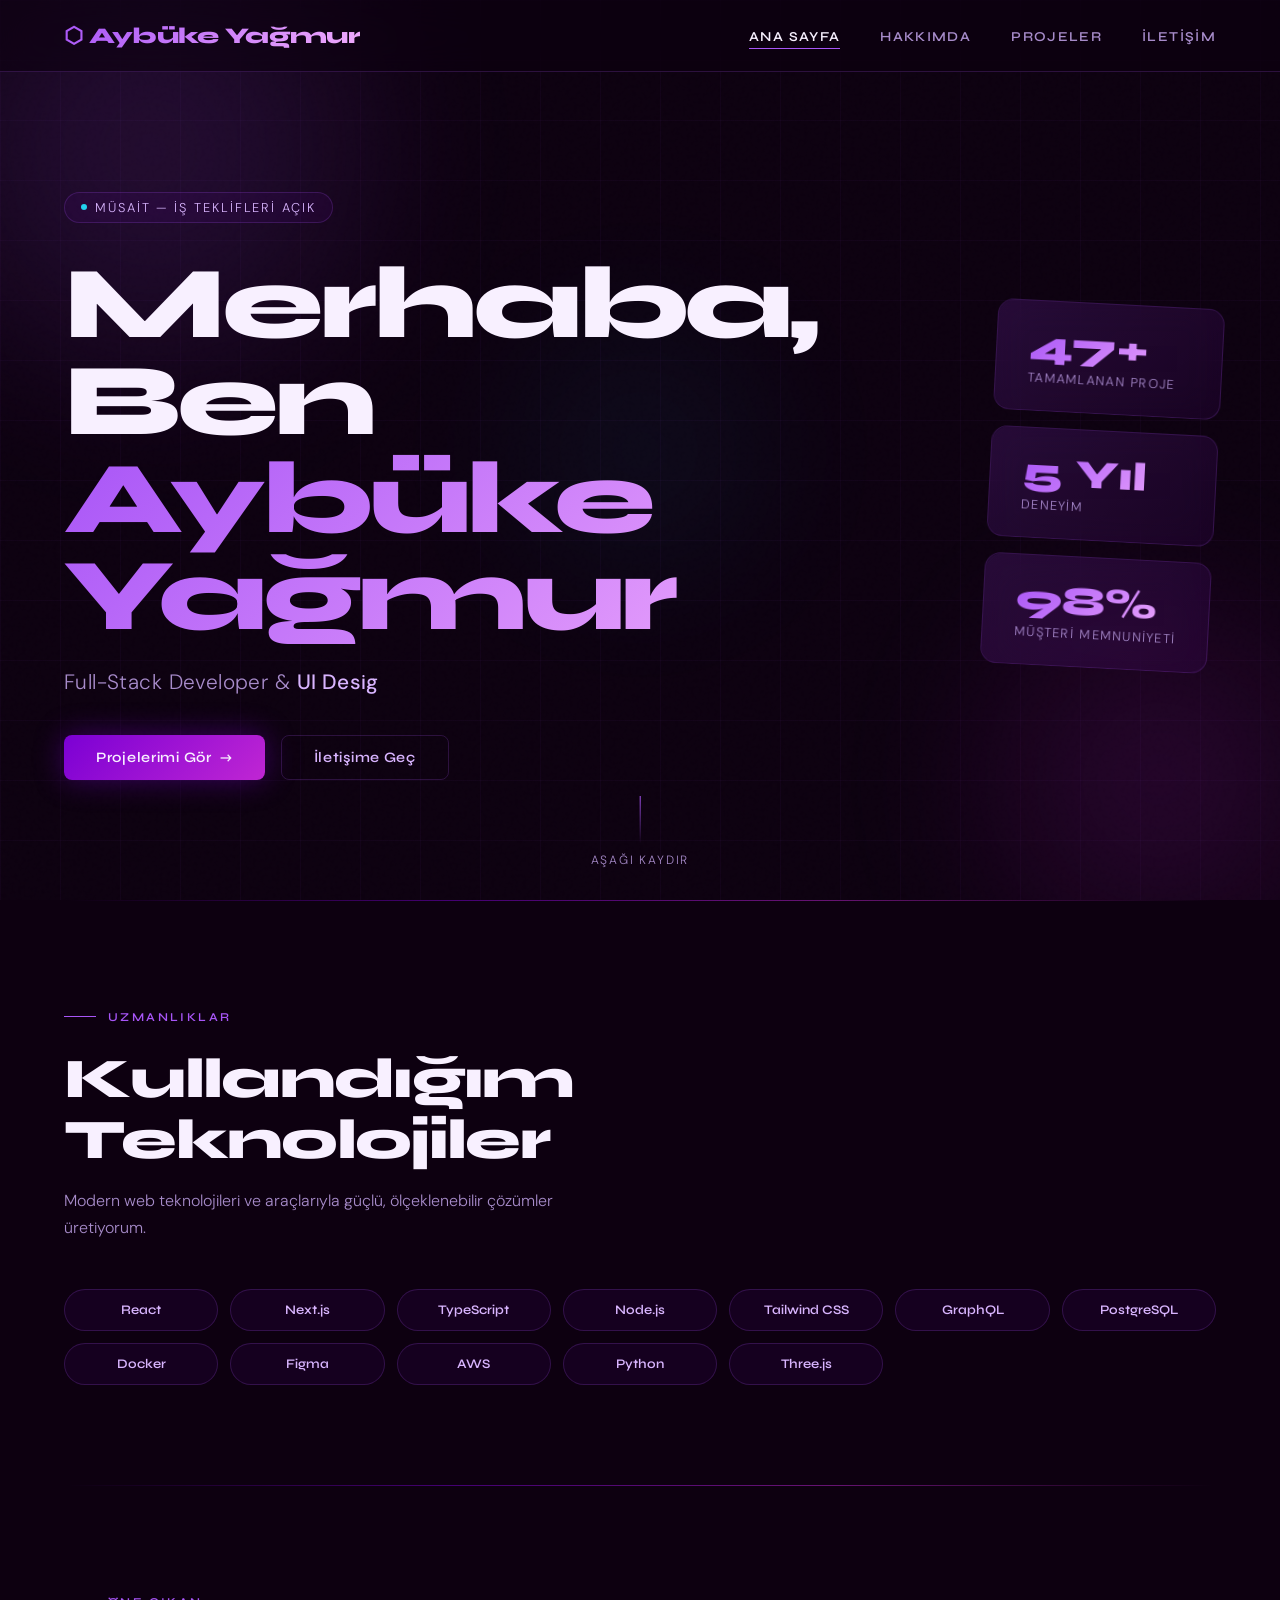
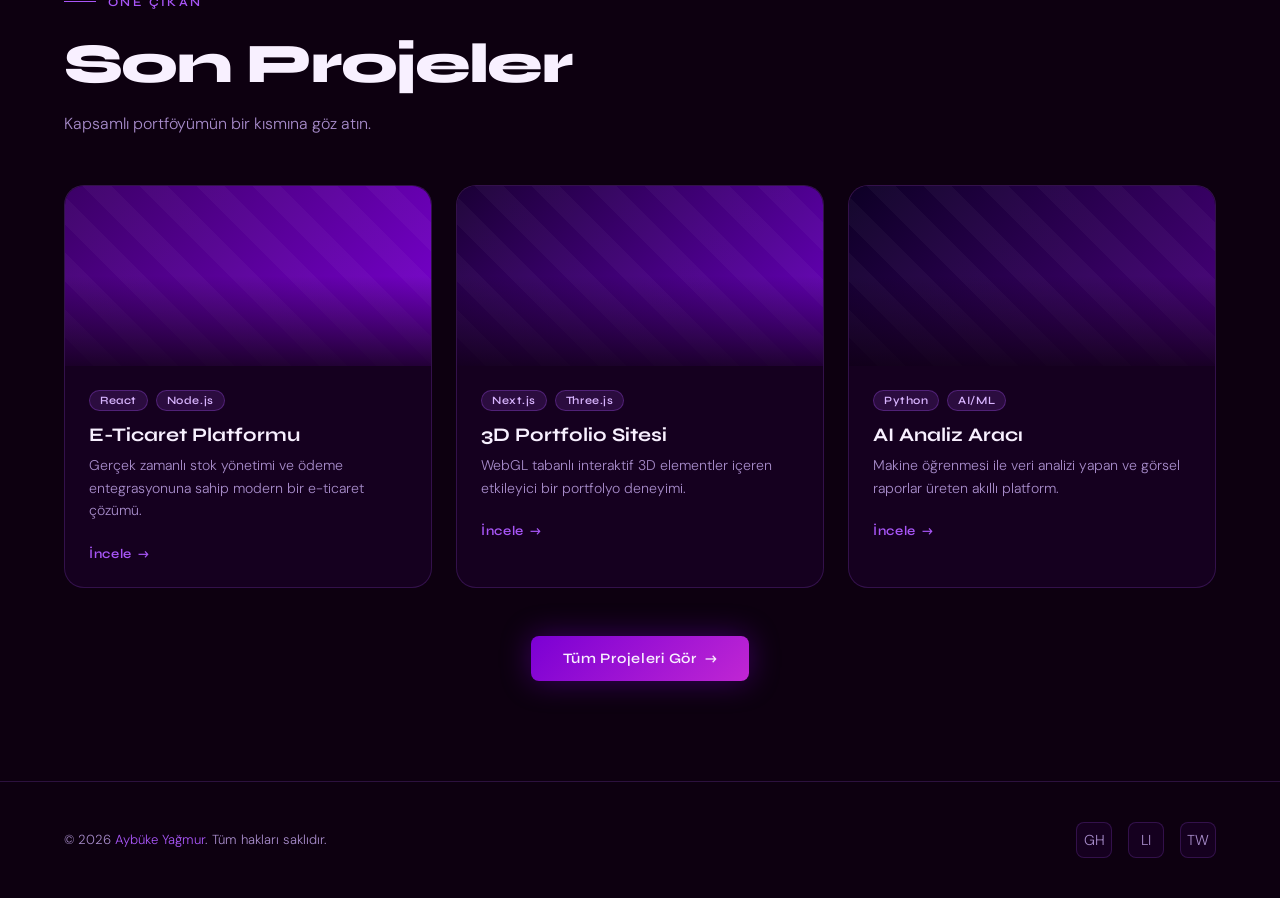
<file: index.html>
<!DOCTYPE html>
<html lang="tr">
<head>
  <meta charset="UTF-8" />
  <meta name="viewport" content="width=device-width, initial-scale=1.0" />
  <title>Portfolio — Ana Sayfa</title>
  <link rel="stylesheet" href="assests/css/style.css" />
</head>
<body>

  <!-- Custom Cursor -->
  <div class="cursor"></div>
  <div class="cursor-follower"></div>

  <!-- Background -->
  <div class="bg-orbs">
    <div class="orb orb-1"></div>
    <div class="orb orb-2"></div>
    <div class="orb orb-3"></div>
  </div>
  <div class="grid-overlay"></div>

  <!-- Navigation -->
  <nav>
    <a href="index.html" class="nav-logo">⬡ Aybüke Yağmur</a>
    <ul class="nav-links">
      <li><a href="index.html" class="active">Ana Sayfa</a></li>
      <li><a href="pages/about.html">Hakkımda</a></li>
      <li><a href="pages/project.html">Projeler</a></li>
      <li><a href="pages/contact.html">İletişim</a></li>
    </ul>
  </nav>

  <!-- Main -->
  <main>
    <section class="hero">
      <div class="hero-content">
        <div class="hero-tag">
          <span class="dot"></span>
          Müsait — İş Teklifleri Açık
        </div>

        <h1 class="hero-name">
          <span class="line-1">Merhaba, Ben</span>
          <span class="line-2">Aybüke Yağmur</span>
        </h1>

        <p class="hero-role">
          Full-Stack Developer &amp; <span class="typing-text" data-words="UI Designer,Creative Coder,Problem Solver">UI Designer</span>
        </p>

        <div class="hero-cta">
          <a href="pages/project.html" class="btn-primary">
            <span>Projelerimi Gör</span>
            <span class="arrow">→</span>
          </a>
          <a href="pages/contact.html" class="btn-secondary">
            İletişime Geç
          </a>
        </div>
      </div>

      <!-- Floating Stats -->
      <div class="hero-visual">
        <div class="stat-card">
          <div class="stat-number" data-target="47" data-suffix="+">47+</div>
          <div class="stat-label">Tamamlanan Proje</div>
        </div>
        <div class="stat-card">
          <div class="stat-number" data-target="5" data-suffix=" Yıl">5 Yıl</div>
          <div class="stat-label">Deneyim</div>
        </div>
        <div class="stat-card">
          <div class="stat-number" data-target="98" data-suffix="%">98%</div>
          <div class="stat-label">Müşteri Memnuniyeti</div>
        </div>
      </div>

      <!-- Scroll Indicator -->
      <div class="scroll-indicator">
        <div class="scroll-line"></div>
        <span>Aşağı Kaydır</span>
      </div>
    </section>

    <div class="glow-divider"></div>

    <!-- Skills Section -->
    <section>
      <div class="section-label">Uzmanlıklar</div>
      <h2 class="section-title reveal">Kullandığım <br>Teknolojiler</h2>
      <p class="section-subtitle reveal reveal-delay-1">Modern web teknolojileri ve araçlarıyla güçlü, ölçeklenebilir çözümler üretiyorum.</p>

      <div class="skills-grid">
        <div class="skill-chip reveal reveal-delay-1">React</div>
        <div class="skill-chip reveal reveal-delay-2">Next.js</div>
        <div class="skill-chip reveal reveal-delay-3">TypeScript</div>
        <div class="skill-chip reveal reveal-delay-4">Node.js</div>
        <div class="skill-chip reveal reveal-delay-1">Tailwind CSS</div>
        <div class="skill-chip reveal reveal-delay-2">GraphQL</div>
        <div class="skill-chip reveal reveal-delay-3">PostgreSQL</div>
        <div class="skill-chip reveal reveal-delay-4">Docker</div>
        <div class="skill-chip reveal reveal-delay-1">Figma</div>
        <div class="skill-chip reveal reveal-delay-2">AWS</div>
        <div class="skill-chip reveal reveal-delay-3">Python</div>
        <div class="skill-chip reveal reveal-delay-4">Three.js</div>
      </div>
    </section>

    <div class="glow-divider"></div>

    <!-- Featured Projects Preview -->
    <section>
      <div class="section-label">Öne Çıkan</div>
      <h2 class="section-title reveal">Son Projeler</h2>
      <p class="section-subtitle reveal reveal-delay-1">Kapsamlı portföyümün bir kısmına göz atın.</p>

      <div class="projects-grid">
        <article class="project-card reveal reveal-delay-1">
          <div class="project-thumb">
            <div class="project-thumb-pattern"></div>
          </div>
          <div class="project-body">
            <div class="project-tags">
              <span class="project-tag">React</span>
              <span class="project-tag">Node.js</span>
            </div>
            <h3 class="project-title">E-Ticaret Platformu</h3>
            <p class="project-desc">Gerçek zamanlı stok yönetimi ve ödeme entegrasyonuna sahip modern bir e-ticaret çözümü.</p>
            <a href="pages/project.html" class="project-link">
              İncele <span class="arrow">→</span>
            </a>
          </div>
        </article>

        <article class="project-card reveal reveal-delay-2">
          <div class="project-thumb" style="background: linear-gradient(135deg, #1a0035, #6b00c2)">
            <div class="project-thumb-pattern"></div>
          </div>
          <div class="project-body">
            <div class="project-tags">
              <span class="project-tag">Next.js</span>
              <span class="project-tag">Three.js</span>
            </div>
            <h3 class="project-title">3D Portfolio Sitesi</h3>
            <p class="project-desc">WebGL tabanlı interaktif 3D elementler içeren etkileyici bir portfolyo deneyimi.</p>
            <a href="pages/project.html" class="project-link">
              İncele <span class="arrow">→</span>
            </a>
          </div>
        </article>

        <article class="project-card reveal reveal-delay-3">
          <div class="project-thumb" style="background: linear-gradient(135deg, #0d0025, #4a0080)">
            <div class="project-thumb-pattern"></div>
          </div>
          <div class="project-body">
            <div class="project-tags">
              <span class="project-tag">Python</span>
              <span class="project-tag">AI/ML</span>
            </div>
            <h3 class="project-title">AI Analiz Aracı</h3>
            <p class="project-desc">Makine öğrenmesi ile veri analizi yapan ve görsel raporlar üreten akıllı platform.</p>
            <a href="pages/project.html" class="project-link">
              İncele <span class="arrow">→</span>
            </a>
          </div>
        </article>
      </div>

      <div style="text-align:center; margin-top: 3rem;">
        <a href="pages/project.html" class="btn-primary">
          <span>Tüm Projeleri Gör</span>
          <span class="arrow">→</span>
        </a>
      </div>
    </section>
  </main>

  <footer>
    <p class="footer-copy">© 2026 <span>Aybüke Yağmur</span>. Tüm hakları saklıdır.</p>
    <div class="footer-socials">
      <a href="https://github.com/aybuke3838" class="social-btn" title="GitHub">GH</a>
      <a href="#" class="social-btn" title="LinkedIn">LI</a>
      <a href="#" class="social-btn" title="Twitter">TW</a>
    </div>
  </footer>

  <script src="assests/js/java.js"></script>
</body>
</html>
</file>
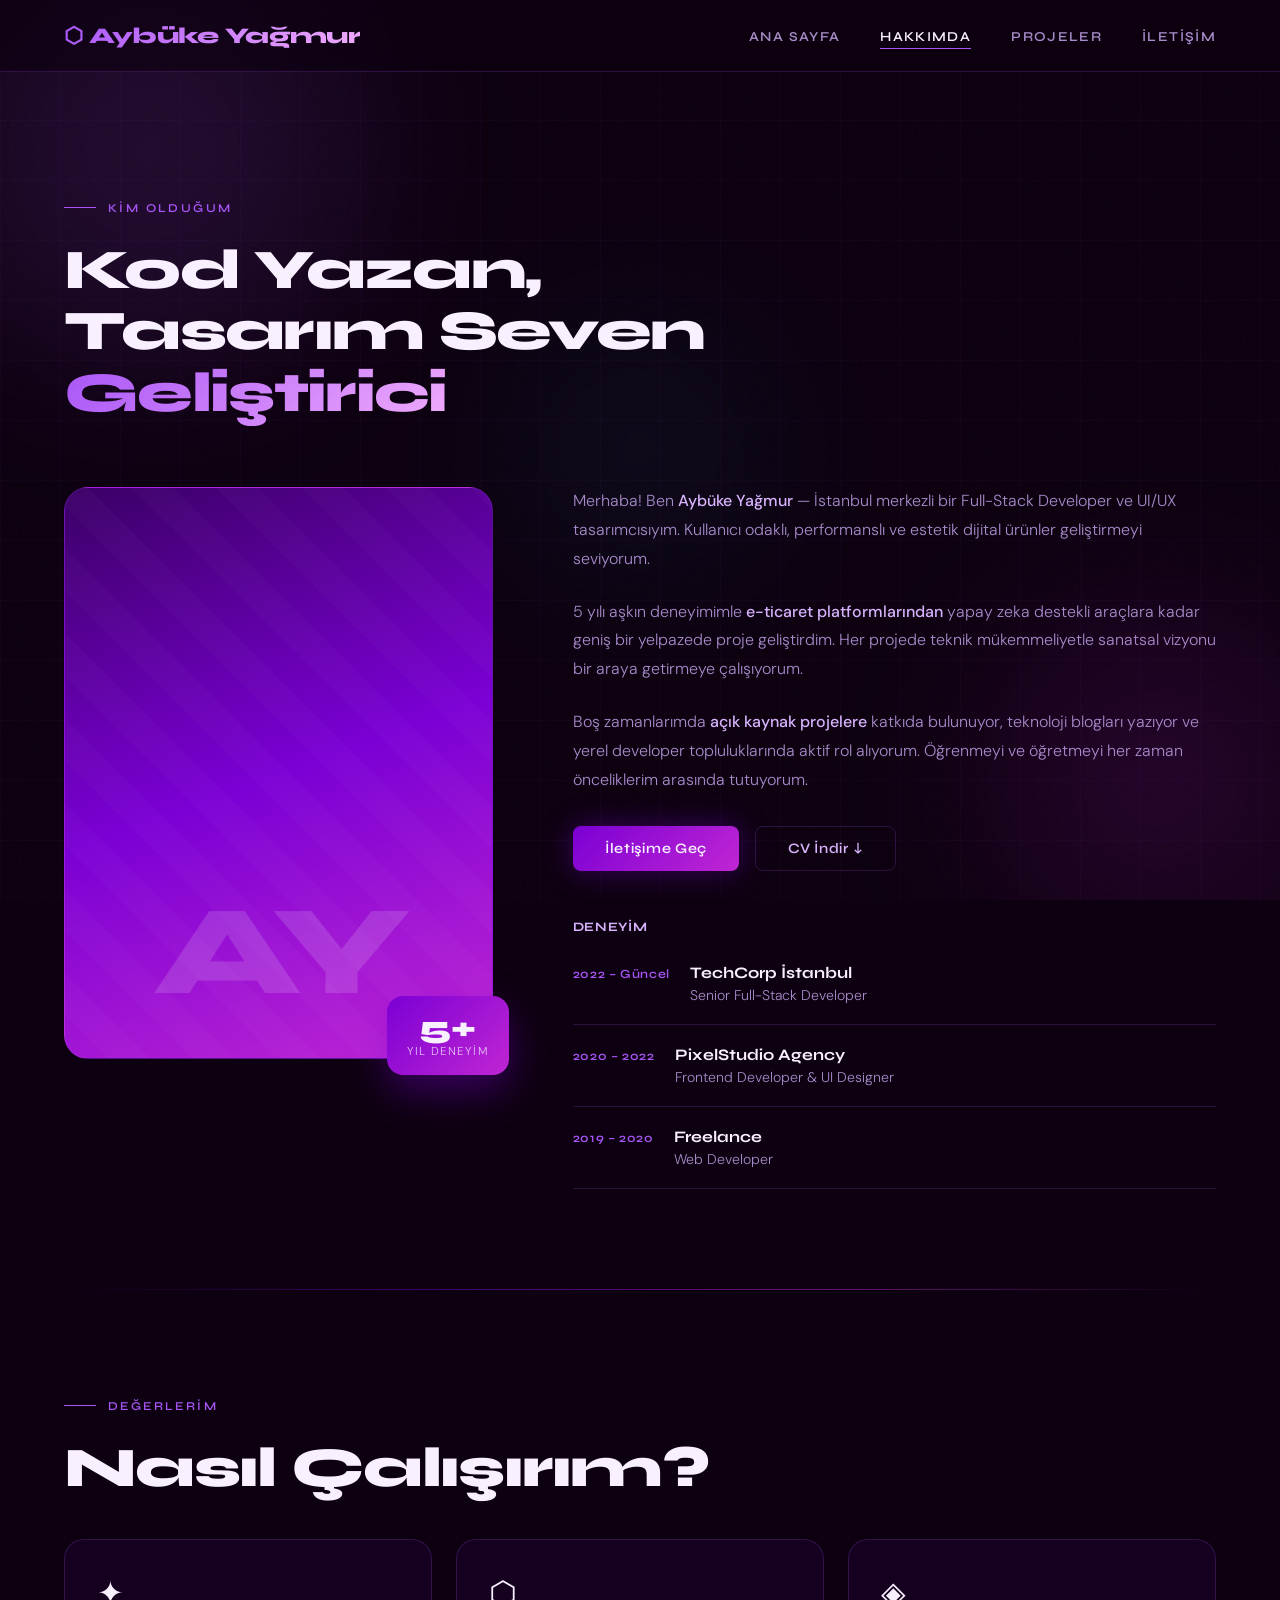
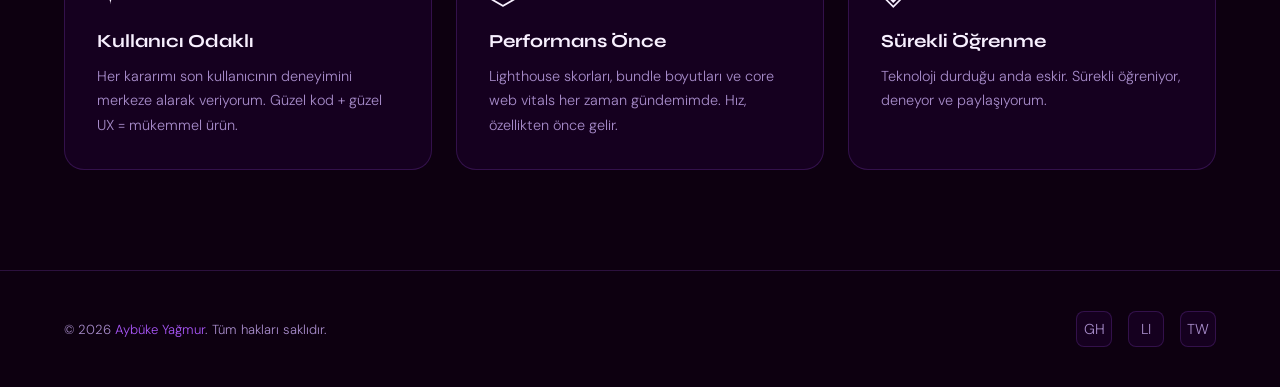
<file: pages/about.html>
<!DOCTYPE html>
<html lang="tr">
<head>
  <meta charset="UTF-8" />
  <meta name="viewport" content="width=device-width, initial-scale=1.0" />
  <title>Portfolio — Hakkımda</title>
  <link rel="stylesheet" href="../assests/css/style.css" />
</head>
<body>

  <div class="cursor"></div>
  <div class="cursor-follower"></div>

  <div class="bg-orbs">
    <div class="orb orb-1"></div>
    <div class="orb orb-2"></div>
    <div class="orb orb-3"></div>
  </div>
  <div class="grid-overlay"></div>

  <nav>
    <a href="../index.html" class="nav-logo">⬡ Aybüke Yağmur</a>
    <ul class="nav-links">
      <li><a href="../index.html">Ana Sayfa</a></li>
      <li><a href="about.html" class="active">Hakkımda</a></li>
      <li><a href="project.html">Projeler</a></li>
      <li><a href="contact.html">İletişim</a></li>
    </ul>
  </nav>

  <main class="page-enter">
    <section style="padding-top: 120px;">
      <div class="section-label">Kim Olduğum</div>
      <h1 class="section-title">Kod Yazan, <br>Tasarım Seven <br><span style="background:linear-gradient(135deg,var(--purple-bright),var(--accent-pink));-webkit-background-clip:text;-webkit-text-fill-color:transparent;background-clip:text;">Geliştirici</span></h1>

      <div class="about-grid">
        <!-- Image -->
        <div class="about-image-wrap reveal">
          <div class="about-avatar">
            <div class="about-avatar-inner">
              <span class="about-avatar-initials">AY</span>
            </div>
          </div>
          <div class="about-badge">
            <div class="about-badge-num">5+</div>
            <div class="about-badge-label">Yıl Deneyim</div>
          </div>
        </div>

        <!-- Text -->
        <div class="about-text">
          <p class="reveal">
            Merhaba! Ben <strong>Aybüke Yağmur</strong> — İstanbul merkezli bir Full-Stack Developer ve UI/UX tasarımcısıyım. 
            Kullanıcı odaklı, performanslı ve estetik dijital ürünler geliştirmeyi seviyorum.
          </p>
          <p class="reveal reveal-delay-1">
            5 yılı aşkın deneyimimle <strong>e-ticaret platformlarından</strong> yapay zeka destekli araçlara kadar 
            geniş bir yelpazede proje geliştirdim. Her projede teknik mükemmeliyetle sanatsal vizyonu bir araya getirmeye çalışıyorum.
          </p>
          <p class="reveal reveal-delay-2">
            Boş zamanlarımda <strong>açık kaynak projelere</strong> katkıda bulunuyor, 
            teknoloji blogları yazıyor ve yerel developer topluluklarında aktif rol alıyorum. 
            Öğrenmeyi ve öğretmeyi her zaman önceliklerim arasında tutuyorum.
          </p>

          <div style="display:flex; gap: 1rem; margin-top: 2rem;" class="reveal reveal-delay-3">
            <a href="contact.html" class="btn-primary"><span>İletişime Geç</span></a>
            <a href="#" class="btn-secondary">CV İndir ↓</a>
          </div>

          <!-- Experience -->
          <div class="experience-list reveal reveal-delay-4" style="margin-top: 3rem;">
            <h3 style="font-family:var(--font-display); font-size:1.1rem; font-weight:700; margin-bottom:0.5rem; color:var(--purple-light); letter-spacing:0.05em; text-transform:uppercase; font-size:0.8rem;">Deneyim</h3>

            <div class="exp-item">
              <span class="exp-year">2022 – Güncel</span>
              <div>
                <div class="exp-company">TechCorp İstanbul</div>
                <div class="exp-role">Senior Full-Stack Developer</div>
              </div>
            </div>
            <div class="exp-item">
              <span class="exp-year">2020 – 2022</span>
              <div>
                <div class="exp-company">PixelStudio Agency</div>
                <div class="exp-role">Frontend Developer & UI Designer</div>
              </div>
            </div>
            <div class="exp-item">
              <span class="exp-year">2019 – 2020</span>
              <div>
                <div class="exp-company">Freelance</div>
                <div class="exp-role">Web Developer</div>
              </div>
            </div>
          </div>
        </div>
      </div>
    </section>

    <!-- Values -->
    <div class="glow-divider"></div>
    <section>
      <div class="section-label">Değerlerim</div>
      <h2 class="section-title reveal">Nasıl Çalışırım?</h2>

      <div class="projects-grid" style="margin-top: 2.5rem;">
        <div class="project-card reveal reveal-delay-1" style="padding:32px;">
          <div style="font-size:2rem; margin-bottom:1rem;">✦</div>
          <h3 style="font-family:var(--font-display); font-size:1.15rem; font-weight:700; margin-bottom:0.75rem;">Kullanıcı Odaklı</h3>
          <p style="color:var(--text-dim); font-size:0.9rem; line-height:1.7;">Her kararımı son kullanıcının deneyimini merkeze alarak veriyorum. Güzel kod + güzel UX = mükemmel ürün.</p>
        </div>
        <div class="project-card reveal reveal-delay-2" style="padding:32px;">
          <div style="font-size:2rem; margin-bottom:1rem;">⬡</div>
          <h3 style="font-family:var(--font-display); font-size:1.15rem; font-weight:700; margin-bottom:0.75rem;">Performans Önce</h3>
          <p style="color:var(--text-dim); font-size:0.9rem; line-height:1.7;">Lighthouse skorları, bundle boyutları ve core web vitals her zaman gündemimde. Hız, özellikten önce gelir.</p>
        </div>
        <div class="project-card reveal reveal-delay-3" style="padding:32px;">
          <div style="font-size:2rem; margin-bottom:1rem;">◈</div>
          <h3 style="font-family:var(--font-display); font-size:1.15rem; font-weight:700; margin-bottom:0.75rem;">Sürekli Öğrenme</h3>
          <p style="color:var(--text-dim); font-size:0.9rem; line-height:1.7;">Teknoloji durduğu anda eskir. Sürekli öğreniyor, deneyor ve paylaşıyorum.</p>
        </div>
      </div>
    </section>
  </main>

  <footer>
    <p class="footer-copy">© 2026 <span>Aybüke Yağmur</span>. Tüm hakları saklıdır.</p>
    <div class="footer-socials">
      <a href="https://github.com/aybuke3838" class="social-btn">GH</a>
      <a href="#" class="social-btn">LI</a>
      <a href="#" class="social-btn">TW</a>
    </div>
  </footer>

  <script src="../assests/js/java.js"></script>
</body>
</html>
</file>
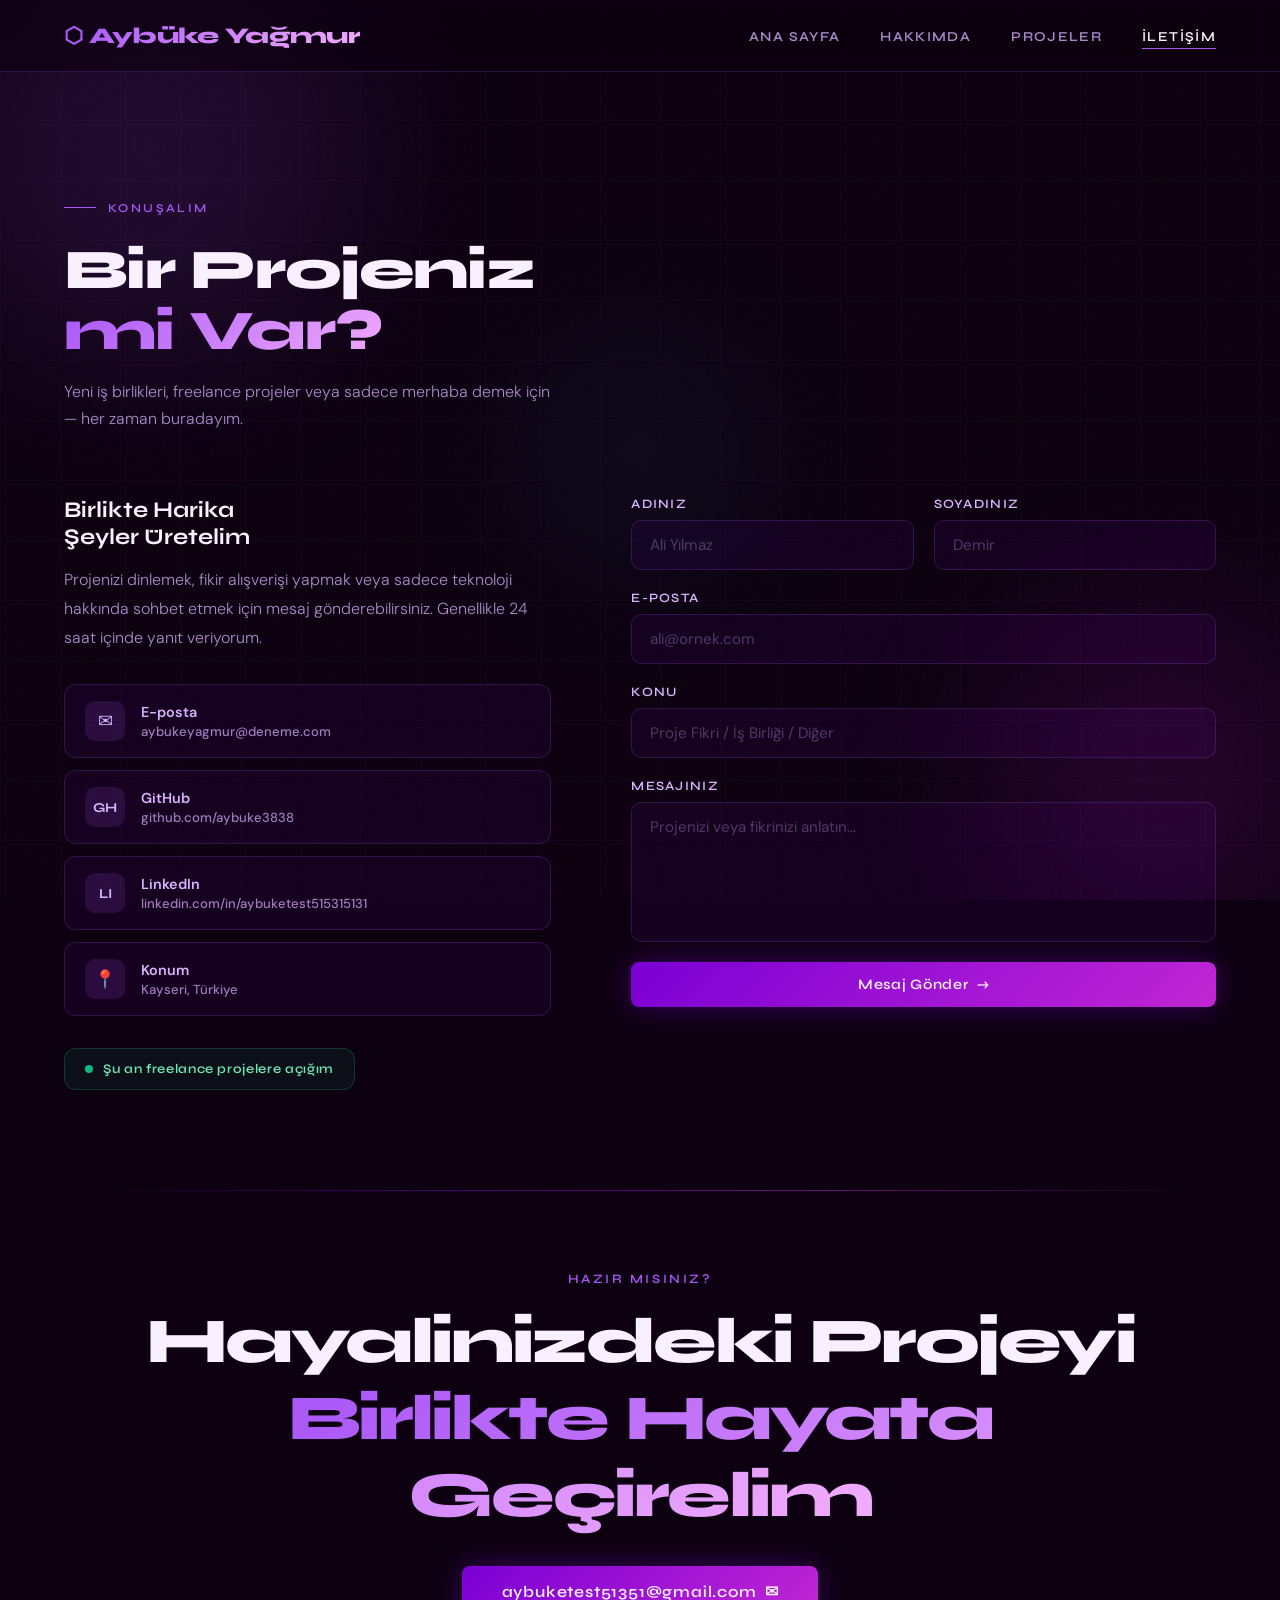
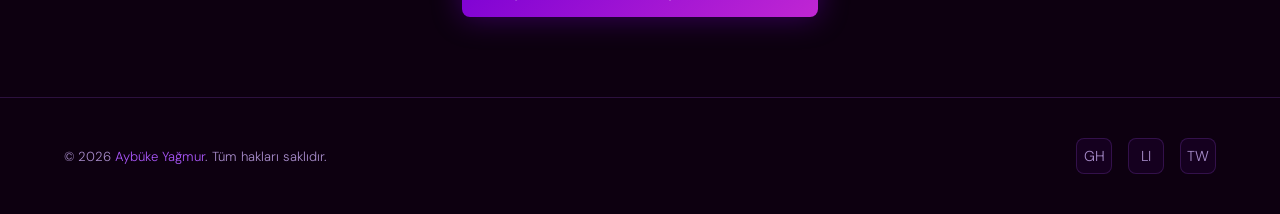
<file: pages/contact.html>
<!DOCTYPE html>
<html lang="tr">
<head>
  <meta charset="UTF-8" />
  <meta name="viewport" content="width=device-width, initial-scale=1.0" />
  <title>Portfolio — İletişim</title>
  <link rel="stylesheet" href="../assests/css/style.css" />
</head>
<body>

  <div class="cursor"></div>
  <div class="cursor-follower"></div>

  <div class="bg-orbs">
    <div class="orb orb-1"></div>
    <div class="orb orb-2"></div>
    <div class="orb orb-3"></div>
  </div>
  <div class="grid-overlay"></div>

  <nav>
    <a href="../index.html" class="nav-logo">⬡ Aybüke Yağmur</a>
    <ul class="nav-links">
      <li><a href="../index.html">Ana Sayfa</a></li>
      <li><a href="about.html">Hakkımda</a></li>
      <li><a href="project.html">Projeler</a></li>
      <li><a href="contact.html" class="active">İletişim</a></li>
    </ul>
  </nav>

  <main class="page-enter">
    <section style="padding-top: 120px;">
      <div class="section-label">Konuşalım</div>
      <h1 class="section-title">
        Bir Projeniz<br>
        <span style="background:linear-gradient(135deg,var(--purple-bright),var(--accent-pink));-webkit-background-clip:text;-webkit-text-fill-color:transparent;background-clip:text;">mi Var?</span>
      </h1>
      <p class="section-subtitle reveal">Yeni iş birlikleri, freelance projeler veya sadece merhaba demek için — her zaman buradayım.</p>

      <div class="contact-grid">

        <!-- Left: Info -->
        <div>
          <div class="contact-info reveal">
            <h3>Birlikte Harika <br>Şeyler Üretelim</h3>
            <p>Projenizi dinlemek, fikir alışverişi yapmak veya sadece teknoloji hakkında sohbet etmek için mesaj gönderebilirsiniz. Genellikle 24 saat içinde yanıt veriyorum.</p>
          </div>

          <div class="contact-links reveal reveal-delay-1">
            <a href="mailto:alex@example.com" class="contact-link-item">
              <div class="contact-link-icon">✉</div>
              <div>
                <div style="font-weight:600; font-size:0.9rem;">E-posta</div>
                <div style="font-size:0.82rem; opacity:0.7; margin-top:2px;">aybukeyagmur@deneme.com</div>
              </div>
            </a>
            <a href="#" class="contact-link-item">
              <div class="contact-link-icon" style="font-size:0.85rem; font-weight:700; font-family:var(--font-display);">GH</div>
              <div>
                <div style="font-weight:600; font-size:0.9rem;">GitHub</div>
                <div style="font-size:0.82rem; opacity:0.7; margin-top:2px;">github.com/aybuke3838</div>
              </div>
            </a>
            <a href="#" class="contact-link-item">
              <div class="contact-link-icon" style="font-size:0.85rem; font-weight:700; font-family:var(--font-display);">LI</div>
              <div>
                <div style="font-weight:600; font-size:0.9rem;">LinkedIn</div>
                <div style="font-size:0.82rem; opacity:0.7; margin-top:2px;">linkedin.com/in/aybuketest515315131</div>
              </div>
            </a>
            <a href="#" class="contact-link-item">
              <div class="contact-link-icon">📍</div>
              <div>
                <div style="font-weight:600; font-size:0.9rem;">Konum</div>
                <div style="font-size:0.82rem; opacity:0.7; margin-top:2px;">Kayseri, Türkiye</div>
              </div>
            </a>
          </div>

          <!-- Availability Badge -->
          <div style="margin-top: 2rem;" class="reveal reveal-delay-2">
            <div style="display:inline-flex; align-items:center; gap:10px; padding:12px 20px; background:rgba(16,185,129,0.08); border:1px solid rgba(16,185,129,0.25); border-radius:12px;">
              <span style="width:8px; height:8px; background:#10b981; border-radius:50%; animation:pulse 2s infinite; display:block;"></span>
              <span style="font-family:var(--font-display); font-size:0.82rem; font-weight:600; color:#6ee7b7; letter-spacing:0.05em;">Şu an freelance projelere açığım</span>
            </div>
          </div>
        </div>

        <!-- Right: Form -->
        <div class="reveal reveal-delay-2">
          <form class="contact-form" onsubmit="return false;">
            <div style="display:grid; grid-template-columns:1fr 1fr; gap:20px;">
              <div class="form-group">
                <label>Adınız</label>
                <input type="text" placeholder="Ali Yılmaz" />
              </div>
              <div class="form-group">
                <label>Soyadınız</label>
                <input type="text" placeholder="Demir" />
              </div>
            </div>
            <div class="form-group">
              <label>E-posta</label>
              <input type="email" placeholder="ali@ornek.com" />
            </div>
            <div class="form-group">
              <label>Konu</label>
              <input type="text" placeholder="Proje Fikri / İş Birliği / Diğer" />
            </div>
            <div class="form-group">
              <label>Mesajınız</label>
              <textarea placeholder="Projenizi veya fikrinizi anlatın..."></textarea>
            </div>
            <button type="submit" class="btn-primary" style="width:100%; justify-content:center;">
              <span>Mesaj Gönder</span>
              <span>→</span>
            </button>
          </form>
        </div>
      </div>
    </section>

    <!-- Bottom CTA Strip -->
    <div class="glow-divider"></div>
    <section style="text-align:center; padding: 80px 5%;">
      <p style="font-size:0.8rem; letter-spacing:0.2em; text-transform:uppercase; color:var(--purple-bright); font-family:var(--font-display); font-weight:600; margin-bottom:1rem;" class="reveal">Hazır mısınız?</p>
      <h2 style="font-family:var(--font-display); font-size:clamp(2rem,5vw,4rem); font-weight:800; letter-spacing:-0.04em; margin-bottom:2rem;" class="reveal reveal-delay-1">
        Hayalinizdeki Projeyi<br>
        <span style="background:linear-gradient(135deg,var(--purple-bright),var(--accent-pink),var(--accent-cyan));-webkit-background-clip:text;-webkit-text-fill-color:transparent;background-clip:text;background-size:200%;animation:gradientShift 4s ease-in-out infinite;">Birlikte Hayata Geçirelim</span>
      </h2>
      <div class="reveal reveal-delay-2">
        <a href="mailto:alex@example.com" class="btn-primary" style="font-size:1rem; padding:16px 40px;">
          <span>aybuketest51351@gmail.com</span>
          <span>✉</span>
        </a>
      </div>
    </section>
  </main>

  <footer>
    <p class="footer-copy">© 2026 <span>Aybüke Yağmur</span>. Tüm hakları saklıdır.</p>
    <div class="footer-socials">
      <a href="https://github.com/aybuke3838" class="social-btn">GH</a>
      <a href="#" class="social-btn">LI</a>
      <a href="#" class="social-btn">TW</a>
    </div>
  </footer>

  <script src="../assests/js/java.js"></script>
</body>
</html>
</file>
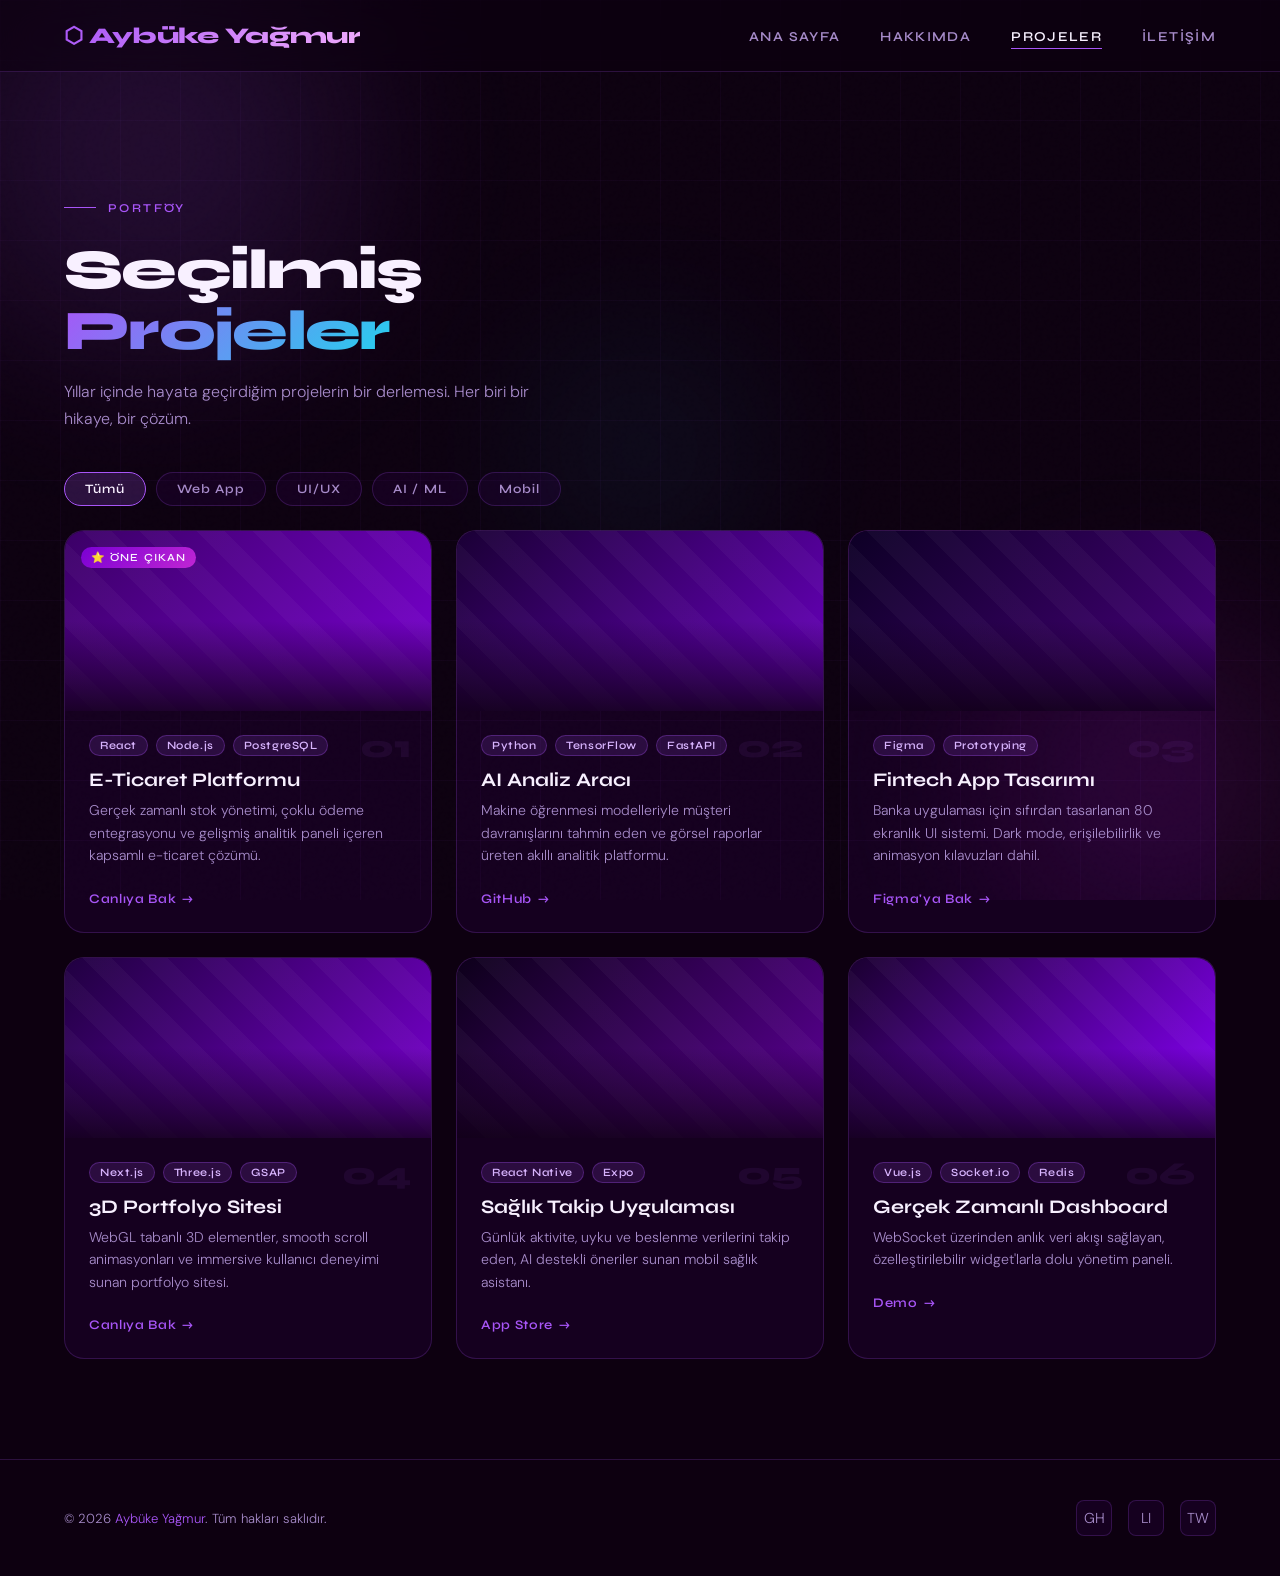
<file: pages/project.html>
<!DOCTYPE html>
<html lang="tr">
<head>
  <meta charset="UTF-8" />
  <meta name="viewport" content="width=device-width, initial-scale=1.0" />
  <title>Portfolio — Projeler</title>
  <link rel="stylesheet" href="../assests/css/style.css" />
  <style>
    .filter-bar {
      display: flex;
      gap: 10px;
      flex-wrap: wrap;
      margin-top: 2.5rem;
      margin-bottom: 0.5rem;
    }
    .filter-btn {
      padding: 8px 20px;
      border-radius: 100px;
      border: 1px solid var(--glass-border);
      background: var(--glass-bg);
      color: var(--text-dim);
      font-family: var(--font-display);
      font-size: 0.8rem;
      font-weight: 600;
      letter-spacing: 0.08em;
      cursor: none;
      transition: all 0.3s var(--transition);
    }
    .filter-btn:hover,
    .filter-btn.active {
      background: rgba(168,85,247,0.2);
      border-color: var(--purple-bright);
      color: var(--white);
    }
    .project-number {
      position: absolute;
      top: 16px; right: 20px;
      font-family: var(--font-display);
      font-size: 2rem;
      font-weight: 800;
      opacity: 0.07;
      color: var(--purple-bright);
      pointer-events: none;
      z-index: 1;
    }
    .featured-badge {
      position: absolute;
      top: 16px; left: 16px;
      z-index: 2;
      padding: 4px 10px;
      background: linear-gradient(135deg, var(--purple-vivid), var(--purple-glow));
      border-radius: 100px;
      font-size: 0.68rem;
      font-family: var(--font-display);
      font-weight: 600;
      letter-spacing: 0.1em;
      text-transform: uppercase;
    }
  </style>
</head>
<body>

  <div class="cursor"></div>
  <div class="cursor-follower"></div>

  <div class="bg-orbs">
    <div class="orb orb-1"></div>
    <div class="orb orb-2"></div>
    <div class="orb orb-3"></div>
  </div>
  <div class="grid-overlay"></div>

  <nav>
    <a href="../index.html" class="nav-logo">⬡ Aybüke Yağmur</a>
    <ul class="nav-links">
      <li><a href="../index.html">Ana Sayfa</a></li>
      <li><a href="about.html">Hakkımda</a></li>
      <li><a href="project.html" class="active">Projeler</a></li>
      <li><a href="contact.html">İletişim</a></li>
    </ul>
  </nav>

  <main class="page-enter">
    <section style="padding-top: 120px;">
      <div class="section-label">Portföy</div>
      <h1 class="section-title">
        Seçilmiş <br>
        <span style="background:linear-gradient(135deg,var(--purple-bright),var(--accent-cyan));-webkit-background-clip:text;-webkit-text-fill-color:transparent;background-clip:text;">Projeler</span>
      </h1>
      <p class="section-subtitle reveal">Yıllar içinde hayata geçirdiğim projelerin bir derlemesi. Her biri bir hikaye, bir çözüm.</p>

      <!-- Filter -->
      <div class="filter-bar">
        <button class="filter-btn active" onclick="filterProjects('all', this)">Tümü</button>
        <button class="filter-btn" onclick="filterProjects('web', this)">Web App</button>
        <button class="filter-btn" onclick="filterProjects('ui', this)">UI/UX</button>
        <button class="filter-btn" onclick="filterProjects('ai', this)">AI / ML</button>
        <button class="filter-btn" onclick="filterProjects('mobile', this)">Mobil</button>
      </div>

      <!-- Projects Grid -->
      <div class="projects-grid" id="projects-grid" style="margin-top: 1.5rem;">

        <article class="project-card reveal reveal-delay-1" data-category="web">
          <div class="project-thumb">
            <div class="project-thumb-pattern"></div>
            <div class="featured-badge">⭐ Öne Çıkan</div>
          </div>
          <div class="project-body" style="position:relative;">
            <span class="project-number">01</span>
            <div class="project-tags">
              <span class="project-tag">React</span>
              <span class="project-tag">Node.js</span>
              <span class="project-tag">PostgreSQL</span>
            </div>
            <h3 class="project-title">E-Ticaret Platformu</h3>
            <p class="project-desc">Gerçek zamanlı stok yönetimi, çoklu ödeme entegrasyonu ve gelişmiş analitik paneli içeren kapsamlı e-ticaret çözümü.</p>
            <a href="#" class="project-link">Canlıya Bak <span class="arrow">→</span></a>
          </div>
        </article>

        <article class="project-card reveal reveal-delay-2" data-category="ai">
          <div class="project-thumb" style="background:linear-gradient(135deg,#1a0035,#6b00c2)">
            <div class="project-thumb-pattern"></div>
          </div>
          <div class="project-body" style="position:relative;">
            <span class="project-number">02</span>
            <div class="project-tags">
              <span class="project-tag">Python</span>
              <span class="project-tag">TensorFlow</span>
              <span class="project-tag">FastAPI</span>
            </div>
            <h3 class="project-title">AI Analiz Aracı</h3>
            <p class="project-desc">Makine öğrenmesi modelleriyle müşteri davranışlarını tahmin eden ve görsel raporlar üreten akıllı analitik platformu.</p>
            <a href="#" class="project-link">GitHub <span class="arrow">→</span></a>
          </div>
        </article>

        <article class="project-card reveal reveal-delay-3" data-category="ui">
          <div class="project-thumb" style="background:linear-gradient(135deg,#0d0025,#4a0080)">
            <div class="project-thumb-pattern"></div>
          </div>
          <div class="project-body" style="position:relative;">
            <span class="project-number">03</span>
            <div class="project-tags">
              <span class="project-tag">Figma</span>
              <span class="project-tag">Prototyping</span>
            </div>
            <h3 class="project-title">Fintech App Tasarımı</h3>
            <p class="project-desc">Banka uygulaması için sıfırdan tasarlanan 80 ekranlık UI sistemi. Dark mode, erişilebilirlik ve animasyon kılavuzları dahil.</p>
            <a href="#" class="project-link">Figma'ya Bak <span class="arrow">→</span></a>
          </div>
        </article>

        <article class="project-card reveal reveal-delay-1" data-category="web">
          <div class="project-thumb" style="background:linear-gradient(135deg,#200040,#7b00d4)">
            <div class="project-thumb-pattern"></div>
          </div>
          <div class="project-body" style="position:relative;">
            <span class="project-number">04</span>
            <div class="project-tags">
              <span class="project-tag">Next.js</span>
              <span class="project-tag">Three.js</span>
              <span class="project-tag">GSAP</span>
            </div>
            <h3 class="project-title">3D Portfolyo Sitesi</h3>
            <p class="project-desc">WebGL tabanlı 3D elementler, smooth scroll animasyonları ve immersive kullanıcı deneyimi sunan portfolyo sitesi.</p>
            <a href="#" class="project-link">Canlıya Bak <span class="arrow">→</span></a>
          </div>
        </article>

        <article class="project-card reveal reveal-delay-2" data-category="mobile">
          <div class="project-thumb" style="background:linear-gradient(135deg,#0d001a,#5e0099)">
            <div class="project-thumb-pattern"></div>
          </div>
          <div class="project-body" style="position:relative;">
            <span class="project-number">05</span>
            <div class="project-tags">
              <span class="project-tag">React Native</span>
              <span class="project-tag">Expo</span>
            </div>
            <h3 class="project-title">Sağlık Takip Uygulaması</h3>
            <p class="project-desc">Günlük aktivite, uyku ve beslenme verilerini takip eden, AI destekli öneriler sunan mobil sağlık asistanı.</p>
            <a href="#" class="project-link">App Store <span class="arrow">→</span></a>
          </div>
        </article>

        <article class="project-card reveal reveal-delay-3" data-category="web">
          <div class="project-thumb" style="background:linear-gradient(135deg,#1a0030,#8b00ff)">
            <div class="project-thumb-pattern"></div>
          </div>
          <div class="project-body" style="position:relative;">
            <span class="project-number">06</span>
            <div class="project-tags">
              <span class="project-tag">Vue.js</span>
              <span class="project-tag">Socket.io</span>
              <span class="project-tag">Redis</span>
            </div>
            <h3 class="project-title">Gerçek Zamanlı Dashboard</h3>
            <p class="project-desc">WebSocket üzerinden anlık veri akışı sağlayan, özelleştirilebilir widget'larla dolu yönetim paneli.</p>
            <a href="#" class="project-link">Demo <span class="arrow">→</span></a>
          </div>
        </article>

      </div>
    </section>
  </main>

  <footer>
    <p class="footer-copy">© 2026 <span>Aybüke Yağmur</span>. Tüm hakları saklıdır.</p>
    <div class="footer-socials">
      <a href="https://github.com/aybuke3838" class="social-btn">GH</a>
      <a href="#" class="social-btn">LI</a>
      <a href="#" class="social-btn">TW</a>
    </div>
  </footer>

  <script src="../assests/js/java.js"></script>
  <script>
    function filterProjects(category, btn) {
      // Update active button
      document.querySelectorAll('.filter-btn').forEach(b => b.classList.remove('active'));
      btn.classList.add('active');

      // Filter cards
      const cards = document.querySelectorAll('.project-card');
      cards.forEach((card, i) => {
        const cat = card.dataset.category;
        const show = category === 'all' || cat === category;
        card.style.transition = 'opacity 0.4s, transform 0.4s';
        if (show) {
          card.style.opacity = '1';
          card.style.transform = 'translateY(0)';
          card.style.display = '';
        } else {
          card.style.opacity = '0';
          card.style.transform = 'translateY(20px)';
          setTimeout(() => {
            if (card.style.opacity === '0') card.style.display = 'none';
          }, 400);
        }
      });
    }
  </script>
</body>
</html>
</file>
<file: assests/css/style.css>
@import url('https://fonts.googleapis.com/css2?family=Syne:wght@400;600;700;800&family=DM+Sans:ital,wght@0,300;0,400;0,500;1,300&display=swap');

/* ===========================
   CSS VARIABLES
=========================== */
:root {
  --purple-deep:    #0d0010;
  --purple-dark:    #1a0025;
  --purple-mid:     #3b0066;
  --purple-vivid:   #7b00d4;
  --purple-bright:  #a855f7;
  --purple-light:   #d8b4fe;
  --purple-glow:    #c026d3;
  --accent-cyan:    #22d3ee;
  --accent-pink:    #f0abfc;
  --white:          #f8f0ff;
  --text-dim:       #a78bca;
  --glass-bg:       rgba(123, 0, 212, 0.08);
  --glass-border:   rgba(168, 85, 247, 0.2);
  --font-display:   'Syne', sans-serif;
  --font-body:      'DM Sans', sans-serif;
  --transition:     cubic-bezier(0.23, 1, 0.32, 1);
}

/* ===========================
   RESET & BASE
=========================== */
*, *::before, *::after {
  margin: 0; padding: 0;
  box-sizing: border-box;
}

html { scroll-behavior: smooth; }

body {
  background-color: var(--purple-deep);
  color: var(--white);
  font-family: var(--font-body);
  font-weight: 300;
  overflow-x: hidden;
}

a { text-decoration: none; color: inherit; }
img { max-width: 100%; display: block; }
ul { list-style: none; }





body:hover .cursor { opacity: 1; }
a:hover ~ .cursor, button:hover ~ .cursor { width: 20px; height: 20px; }

/* ===========================
   ANIMATED BACKGROUND
=========================== */
.bg-orbs {
  position: fixed;
  inset: 0;
  pointer-events: none;
  z-index: 0;
  overflow: hidden;
}

.orb {
  position: absolute;
  border-radius: 50%;
  filter: blur(80px);
  opacity: 0.18;
  animation: orbFloat 12s ease-in-out infinite alternate;
}

.orb-1 {
  width: 500px; height: 500px;
  background: radial-gradient(circle, #a855f7, transparent);
  top: -100px; left: -100px;
  animation-delay: 0s;
}
.orb-2 {
  width: 400px; height: 400px;
  background: radial-gradient(circle, #c026d3, transparent);
  bottom: -80px; right: -80px;
  animation-delay: -4s;
}
.orb-3 {
  width: 300px; height: 300px;
  background: radial-gradient(circle, #22d3ee, transparent);
  top: 50%; left: 50%;
  transform: translate(-50%, -50%);
  animation-delay: -8s;
  opacity: 0.08;
}

@keyframes orbFloat {
  0%   { transform: translate(0, 0) scale(1); }
  33%  { transform: translate(40px, -30px) scale(1.08); }
  66%  { transform: translate(-20px, 40px) scale(0.95); }
  100% { transform: translate(30px, 20px) scale(1.05); }
}

/* ===========================
   GRID OVERLAY
=========================== */
.grid-overlay {
  position: fixed;
  inset: 0;
  pointer-events: none;
  z-index: 0;
  background-image:
    linear-gradient(rgba(168,85,247,0.04) 1px, transparent 1px),
    linear-gradient(90deg, rgba(168,85,247,0.04) 1px, transparent 1px);
  background-size: 60px 60px;
}

/* ===========================
   NOISE TEXTURE
=========================== */
body::after {
  content: '';
  position: fixed;
  inset: 0;
  background-image: url("data:image/svg+xml,%3Csvg viewBox='0 0 256 256' xmlns='http://www.w3.org/2000/svg'%3E%3Cfilter id='noise'%3E%3CfeTurbulence type='fractalNoise' baseFrequency='0.9' numOctaves='4' stitchTiles='stitch'/%3E%3C/filter%3E%3Crect width='100%25' height='100%25' filter='url(%23noise)' opacity='0.04'/%3E%3C/svg%3E");
  pointer-events: none;
  z-index: 1;
  opacity: 0.4;
}

/* ===========================
   NAVIGATION
=========================== */
nav {
  position: fixed;
  top: 0; left: 0; right: 0;
  z-index: 100;
  padding: 0 5%;
  height: 72px;
  display: flex;
  align-items: center;
  justify-content: space-between;
  backdrop-filter: blur(20px);
  -webkit-backdrop-filter: blur(20px);
  background: rgba(13, 0, 16, 0.6);
  border-bottom: 1px solid var(--glass-border);
}

.nav-logo {
  font-family: var(--font-display);
  font-size: 1.4rem;
  font-weight: 800;
  letter-spacing: -0.03em;
  background: linear-gradient(135deg, var(--purple-bright), var(--accent-pink));
  -webkit-background-clip: text;
  -webkit-text-fill-color: transparent;
  background-clip: text;
  position: relative;
}

.nav-logo::after {
  content: '';
  position: absolute;
  bottom: -2px; left: 0; right: 0;
  height: 1px;
  background: linear-gradient(90deg, var(--purple-bright), transparent);
  transform: scaleX(0);
  transform-origin: left;
  transition: transform 0.4s var(--transition);
}

.nav-logo:hover::after { transform: scaleX(1); }

.nav-links {
  display: flex;
  gap: 2.5rem;
  align-items: center;
}

.nav-links a {
  font-family: var(--font-display);
  font-size: 0.85rem;
  font-weight: 600;
  letter-spacing: 0.1em;
  text-transform: uppercase;
  color: var(--text-dim);
  position: relative;
  transition: color 0.3s;
}

.nav-links a::after {
  content: '';
  position: absolute;
  bottom: -4px; left: 0; right: 0;
  height: 1px;
  background: var(--purple-bright);
  transform: scaleX(0);
  transform-origin: left;
  transition: transform 0.3s var(--transition);
}

.nav-links a:hover,
.nav-links a.active {
  color: var(--white);
}

.nav-links a:hover::after,
.nav-links a.active::after {
  transform: scaleX(1);
}

/* ===========================
   MAIN CONTENT WRAPPER
=========================== */
main {
  position: relative;
  z-index: 2;
  min-height: 100vh;
  padding-top: 72px;
}

/* ===========================
   HERO SECTION
=========================== */
.hero {
  min-height: calc(100vh - 72px);
  display: flex;
  align-items: center;
  padding: 0 5%;
  position: relative;
  overflow: hidden;
}

.hero-content {
  max-width: 800px;
}

.hero-tag {
  display: inline-flex;
  align-items: center;
  gap: 8px;
  padding: 6px 16px;
  border: 1px solid var(--glass-border);
  border-radius: 100px;
  font-size: 0.8rem;
  letter-spacing: 0.15em;
  text-transform: uppercase;
  color: var(--purple-light);
  margin-bottom: 2rem;
  background: var(--glass-bg);
  animation: fadeSlideUp 0.8s var(--transition) both;
}

.hero-tag .dot {
  width: 6px; height: 6px;
  background: var(--accent-cyan);
  border-radius: 50%;
  animation: pulse 2s ease-in-out infinite;
}

@keyframes pulse {
  0%, 100% { opacity: 1; transform: scale(1); box-shadow: 0 0 0 0 rgba(34,211,238,0.4); }
  50% { opacity: 0.7; transform: scale(0.9); box-shadow: 0 0 0 6px rgba(34,211,238,0); }
}

.hero-name {
  font-family: var(--font-display);
  font-size: clamp(3.5rem, 8vw, 7rem);
  font-weight: 800;
  line-height: 0.95;
  letter-spacing: -0.04em;
  margin-bottom: 1.5rem;
  animation: fadeSlideUp 0.8s 0.15s var(--transition) both;
}

.hero-name .line-1 { display: block; color: var(--white); }
.hero-name .line-2 {
  display: block;
  background: linear-gradient(135deg, var(--purple-bright) 0%, var(--accent-pink) 50%, var(--accent-cyan) 100%);
  -webkit-background-clip: text;
  -webkit-text-fill-color: transparent;
  background-clip: text;
  background-size: 200% 200%;
  animation: gradientShift 4s ease-in-out infinite, fadeSlideUp 0.8s 0.15s var(--transition) both;
}

@keyframes gradientShift {
  0%   { background-position: 0% 50%; }
  50%  { background-position: 100% 50%; }
  100% { background-position: 0% 50%; }
}

.hero-role {
  font-size: clamp(1rem, 2vw, 1.3rem);
  color: var(--text-dim);
  margin-bottom: 2.5rem;
  font-weight: 300;
  letter-spacing: 0.02em;
  animation: fadeSlideUp 0.8s 0.3s var(--transition) both;
}

.hero-role span {
  color: var(--purple-light);
  font-weight: 500;
}

.hero-cta {
  display: flex;
  gap: 1rem;
  flex-wrap: wrap;
  animation: fadeSlideUp 0.8s 0.45s var(--transition) both;
}

/* ===========================
   BUTTONS
=========================== */
.btn-primary {
  display: inline-flex;
  align-items: center;
  gap: 8px;
  padding: 14px 32px;
  background: linear-gradient(135deg, var(--purple-vivid), var(--purple-glow));
  border: none;
  border-radius: 8px;
  color: var(--white);
  font-family: var(--font-display);
  font-size: 0.9rem;
  font-weight: 600;
  letter-spacing: 0.05em;
  cursor: none;
  position: relative;
  overflow: hidden;
  transition: transform 0.3s var(--transition), box-shadow 0.3s;
  box-shadow: 0 0 30px rgba(123, 0, 212, 0.4);
}

.btn-primary::before {
  content: '';
  position: absolute;
  inset: 0;
  background: linear-gradient(135deg, var(--purple-bright), var(--accent-pink));
  opacity: 0;
  transition: opacity 0.3s;
}

.btn-primary:hover {
  transform: translateY(-2px);
  box-shadow: 0 0 50px rgba(168, 85, 247, 0.5);
}

.btn-primary:hover::before { opacity: 1; }
.btn-primary span { position: relative; z-index: 1; }

.btn-secondary {
  display: inline-flex;
  align-items: center;
  gap: 8px;
  padding: 13px 32px;
  background: transparent;
  border: 1px solid var(--glass-border);
  border-radius: 8px;
  color: var(--purple-light);
  font-family: var(--font-display);
  font-size: 0.9rem;
  font-weight: 600;
  letter-spacing: 0.05em;
  cursor: none;
  transition: all 0.3s var(--transition);
  backdrop-filter: blur(10px);
}

.btn-secondary:hover {
  border-color: var(--purple-bright);
  color: var(--white);
  background: var(--glass-bg);
  transform: translateY(-2px);
}

/* ===========================
   HERO VISUAL / FLOATING CARD
=========================== */
.hero-visual {
  position: absolute;
  right: 5%;
  top: 50%;
  transform: translateY(-50%);
  animation: fadeSlideLeft 1s 0.5s var(--transition) both, floatCard 6s ease-in-out infinite 1.5s;
}

@keyframes floatCard {
  0%, 100% { transform: translateY(-50%) rotate(3deg); }
  50%       { transform: translateY(calc(-50% - 20px)) rotate(-1deg); }
}

.stat-card {
  background: var(--glass-bg);
  border: 1px solid var(--glass-border);
  border-radius: 16px;
  padding: 24px 32px;
  backdrop-filter: blur(20px);
  -webkit-backdrop-filter: blur(20px);
  min-width: 200px;
  position: relative;
}

.stat-card + .stat-card {
  margin-top: 16px;
}

.stat-card::before {
  content: '';
  position: absolute;
  inset: 0;
  border-radius: 16px;
  background: linear-gradient(135deg, rgba(168,85,247,0.1), transparent);
  pointer-events: none;
}

.stat-number {
  font-family: var(--font-display);
  font-size: 2.5rem;
  font-weight: 800;
  background: linear-gradient(135deg, var(--purple-bright), var(--accent-pink));
  -webkit-background-clip: text;
  -webkit-text-fill-color: transparent;
  background-clip: text;
  line-height: 1;
}

.stat-label {
  font-size: 0.8rem;
  color: var(--text-dim);
  letter-spacing: 0.1em;
  text-transform: uppercase;
  margin-top: 4px;
}

/* ===========================
   SCROLL INDICATOR
=========================== */
.scroll-indicator {
  position: absolute;
  bottom: 2rem;
  left: 50%;
  transform: translateX(-50%);
  display: flex;
  flex-direction: column;
  align-items: center;
  gap: 8px;
  color: var(--text-dim);
  font-size: 0.75rem;
  letter-spacing: 0.15em;
  text-transform: uppercase;
  animation: fadeIn 1s 1s both;
}

.scroll-line {
  width: 1px;
  height: 48px;
  background: linear-gradient(to bottom, var(--purple-bright), transparent);
  animation: scrollPulse 2s ease-in-out infinite;
}

@keyframes scrollPulse {
  0%, 100% { opacity: 0.3; transform: scaleY(1); }
  50%       { opacity: 1;   transform: scaleY(1.2); }
}

/* ===========================
   SECTION STYLES
=========================== */
section {
  padding: 100px 5%;
  position: relative;
}

.section-label {
  display: inline-flex;
  align-items: center;
  gap: 12px;
  font-family: var(--font-display);
  font-size: 0.75rem;
  font-weight: 600;
  letter-spacing: 0.2em;
  text-transform: uppercase;
  color: var(--purple-bright);
  margin-bottom: 1.5rem;
}

.section-label::before {
  content: '';
  width: 32px;
  height: 1px;
  background: var(--purple-bright);
}

.section-title {
  font-family: var(--font-display);
  font-size: clamp(2rem, 5vw, 3.5rem);
  font-weight: 800;
  letter-spacing: -0.03em;
  line-height: 1.1;
  margin-bottom: 1rem;
}

.section-subtitle {
  font-size: 1rem;
  color: var(--text-dim);
  max-width: 500px;
  line-height: 1.7;
}

/* ===========================
   SKILLS / TOOLS GRID
=========================== */
.skills-grid {
  display: grid;
  grid-template-columns: repeat(auto-fill, minmax(140px, 1fr));
  gap: 12px;
  margin-top: 3rem;
}

.skill-chip {
  padding: 12px 20px;
  background: var(--glass-bg);
  border: 1px solid var(--glass-border);
  border-radius: 100px;
  font-family: var(--font-display);
  font-size: 0.82rem;
  font-weight: 600;
  color: var(--purple-light);
  text-align: center;
  transition: all 0.3s var(--transition);
  cursor: none;
}

.skill-chip:hover {
  background: rgba(168,85,247,0.15);
  border-color: var(--purple-bright);
  color: var(--white);
  transform: translateY(-3px);
  box-shadow: 0 8px 24px rgba(168,85,247,0.2);
}

/* ===========================
   PROJECT CARDS
=========================== */
.projects-grid {
  display: grid;
  grid-template-columns: repeat(auto-fill, minmax(300px, 1fr));
  gap: 24px;
  margin-top: 3rem;
}

.project-card {
  background: var(--glass-bg);
  border: 1px solid var(--glass-border);
  border-radius: 20px;
  overflow: hidden;
  transition: transform 0.4s var(--transition), box-shadow 0.4s;
  cursor: none;
  position: relative;
}

.project-card::before {
  content: '';
  position: absolute;
  inset: 0;
  background: linear-gradient(135deg, rgba(168,85,247,0.05), transparent 60%);
  opacity: 0;
  transition: opacity 0.4s;
}

.project-card:hover {
  transform: translateY(-8px);
  box-shadow: 0 24px 48px rgba(123,0,212,0.3);
}

.project-card:hover::before { opacity: 1; }

.project-thumb {
  height: 180px;
  background: linear-gradient(135deg, var(--purple-mid), var(--purple-vivid));
  position: relative;
  overflow: hidden;
}

.project-thumb::after {
  content: '';
  position: absolute;
  inset: 0;
  background: linear-gradient(to bottom, transparent 50%, rgba(13,0,16,0.8));
}

.project-thumb-pattern {
  position: absolute;
  inset: 0;
  background-image:
    repeating-linear-gradient(45deg, transparent, transparent 20px, rgba(255,255,255,0.03) 20px, rgba(255,255,255,0.03) 40px);
}

.project-body {
  padding: 24px;
}

.project-tags {
  display: flex;
  gap: 8px;
  flex-wrap: wrap;
  margin-bottom: 12px;
}

.project-tag {
  padding: 3px 10px;
  background: rgba(168,85,247,0.15);
  border: 1px solid rgba(168,85,247,0.3);
  border-radius: 100px;
  font-size: 0.7rem;
  font-family: var(--font-display);
  font-weight: 600;
  color: var(--purple-light);
  letter-spacing: 0.05em;
}

.project-title {
  font-family: var(--font-display);
  font-size: 1.2rem;
  font-weight: 700;
  margin-bottom: 8px;
}

.project-desc {
  font-size: 0.88rem;
  color: var(--text-dim);
  line-height: 1.6;
  margin-bottom: 20px;
}

.project-link {
  display: inline-flex;
  align-items: center;
  gap: 6px;
  font-family: var(--font-display);
  font-size: 0.82rem;
  font-weight: 600;
  color: var(--purple-bright);
  letter-spacing: 0.05em;
  transition: gap 0.3s;
}

.project-link:hover { gap: 10px; color: var(--accent-pink); }
.project-link .arrow { transition: transform 0.3s; }
.project-link:hover .arrow { transform: translateX(4px); }

/* ===========================
   ABOUT PAGE SPECIFIC
=========================== */
.about-grid {
  display: grid;
  grid-template-columns: 1fr 1.5fr;
  gap: 80px;
  align-items: start;
  margin-top: 4rem;
}

.about-image-wrap {
  position: relative;
}

.about-avatar {
  width: 100%;
  aspect-ratio: 3/4;
  border-radius: 24px;
  background: linear-gradient(160deg, var(--purple-mid), var(--purple-vivid), var(--purple-glow));
  position: relative;
  overflow: hidden;
  border: 1px solid var(--glass-border);
}

.about-avatar-inner {
  position: absolute;
  inset: 0;
  background-image:
    repeating-linear-gradient(45deg, transparent, transparent 30px, rgba(255,255,255,0.02) 30px, rgba(255,255,255,0.02) 60px);
  display: flex;
  align-items: flex-end;
  justify-content: center;
  padding-bottom: 30px;
}

.about-avatar-initials {
  font-family: var(--font-display);
  font-size: 8rem;
  font-weight: 800;
  opacity: 0.15;
  letter-spacing: -0.05em;
}

.about-badge {
  position: absolute;
  bottom: -16px;
  right: -16px;
  background: linear-gradient(135deg, var(--purple-vivid), var(--purple-glow));
  border-radius: 16px;
  padding: 16px 20px;
  text-align: center;
  box-shadow: 0 16px 40px rgba(123,0,212,0.4);
}

.about-badge-num {
  font-family: var(--font-display);
  font-size: 2rem;
  font-weight: 800;
  line-height: 1;
}

.about-badge-label {
  font-size: 0.72rem;
  opacity: 0.8;
  letter-spacing: 0.1em;
  text-transform: uppercase;
}

.about-text p {
  color: var(--text-dim);
  line-height: 1.8;
  font-size: 1rem;
  margin-bottom: 1.5rem;
}

.about-text p strong {
  color: var(--purple-light);
  font-weight: 500;
}

.experience-list {
  margin-top: 2.5rem;
}

.exp-item {
  display: flex;
  gap: 20px;
  padding: 20px 0;
  border-bottom: 1px solid var(--glass-border);
  transition: background 0.3s;
}

.exp-year {
  font-family: var(--font-display);
  font-size: 0.78rem;
  font-weight: 600;
  color: var(--purple-bright);
  letter-spacing: 0.05em;
  min-width: 80px;
  padding-top: 3px;
}

.exp-company {
  font-family: var(--font-display);
  font-weight: 700;
  font-size: 1rem;
  margin-bottom: 4px;
}

.exp-role {
  font-size: 0.88rem;
  color: var(--text-dim);
}

/* ===========================
   CONTACT PAGE
=========================== */
.contact-grid {
  display: grid;
  grid-template-columns: 1fr 1.2fr;
  gap: 80px;
  margin-top: 4rem;
}

.contact-info h3 {
  font-family: var(--font-display);
  font-size: 1.4rem;
  font-weight: 700;
  margin-bottom: 1rem;
}

.contact-info p {
  color: var(--text-dim);
  line-height: 1.8;
  margin-bottom: 2rem;
}

.contact-links {
  display: flex;
  flex-direction: column;
  gap: 12px;
}

.contact-link-item {
  display: flex;
  align-items: center;
  gap: 16px;
  padding: 16px 20px;
  background: var(--glass-bg);
  border: 1px solid var(--glass-border);
  border-radius: 12px;
  transition: all 0.3s var(--transition);
  color: var(--purple-light);
  font-weight: 500;
}

.contact-link-item:hover {
  border-color: var(--purple-bright);
  color: var(--white);
  transform: translateX(8px);
  background: rgba(168,85,247,0.1);
}

.contact-link-icon {
  width: 40px; height: 40px;
  background: rgba(168,85,247,0.15);
  border-radius: 10px;
  display: flex;
  align-items: center;
  justify-content: center;
  font-size: 1.1rem;
  flex-shrink: 0;
}

/* ===========================
   CONTACT FORM
=========================== */
.contact-form {
  display: flex;
  flex-direction: column;
  gap: 20px;
}

.form-group {
  display: flex;
  flex-direction: column;
  gap: 8px;
}

.form-group label {
  font-family: var(--font-display);
  font-size: 0.8rem;
  font-weight: 600;
  letter-spacing: 0.1em;
  text-transform: uppercase;
  color: var(--purple-light);
}

.form-group input,
.form-group textarea {
  background: var(--glass-bg);
  border: 1px solid var(--glass-border);
  border-radius: 10px;
  padding: 14px 18px;
  color: var(--white);
  font-family: var(--font-body);
  font-size: 0.95rem;
  transition: border-color 0.3s, box-shadow 0.3s;
  outline: none;
  resize: none;
}

.form-group input::placeholder,
.form-group textarea::placeholder {
  color: rgba(167, 139, 202, 0.4);
}

.form-group input:focus,
.form-group textarea:focus {
  border-color: var(--purple-bright);
  box-shadow: 0 0 0 3px rgba(168,85,247,0.15);
}

.form-group textarea { min-height: 140px; }

/* ===========================
   FOOTER
=========================== */
footer {
  position: relative;
  z-index: 2;
  padding: 40px 5%;
  border-top: 1px solid var(--glass-border);
  display: flex;
  align-items: center;
  justify-content: space-between;
  flex-wrap: wrap;
  gap: 16px;
}

.footer-copy {
  font-size: 0.82rem;
  color: var(--text-dim);
}

.footer-copy span {
  color: var(--purple-bright);
}

.footer-socials {
  display: flex;
  gap: 16px;
}

.social-btn {
  width: 36px; height: 36px;
  display: flex;
  align-items: center;
  justify-content: center;
  background: var(--glass-bg);
  border: 1px solid var(--glass-border);
  border-radius: 8px;
  color: var(--text-dim);
  font-size: 0.9rem;
  transition: all 0.3s;
}

.social-btn:hover {
  border-color: var(--purple-bright);
  color: var(--white);
  background: rgba(168,85,247,0.15);
  transform: translateY(-2px);
}

/* ===========================
   PAGE TRANSITIONS
=========================== */
.page-enter {
  animation: pageEnter 0.6s var(--transition) both;
}

@keyframes pageEnter {
  from { opacity: 0; transform: translateY(20px); }
  to   { opacity: 1; transform: translateY(0); }
}

/* ===========================
   KEYFRAMES UTILITIES
=========================== */
@keyframes fadeSlideUp {
  from { opacity: 0; transform: translateY(30px); }
  to   { opacity: 1; transform: translateY(0); }
}

@keyframes fadeSlideLeft {
  from { opacity: 0; transform: translate(40px, -50%) rotate(3deg); }
  to   { opacity: 1; transform: translate(0, -50%) rotate(3deg); }
}

@keyframes fadeIn {
  from { opacity: 0; }
  to   { opacity: 1; }
}

/* ===========================
   GLOW DIVIDER
=========================== */
.glow-divider {
  height: 1px;
  background: linear-gradient(90deg, transparent, var(--purple-vivid), var(--purple-glow), transparent);
  margin: 0 5%;
  opacity: 0.5;
}

/* ===========================
   SCROLL REVEAL
=========================== */
.reveal {
  opacity: 0;
  transform: translateY(40px);
  transition: opacity 0.7s var(--transition), transform 0.7s var(--transition);
}

.reveal.visible {
  opacity: 1;
  transform: translateY(0);
}

.reveal-delay-1 { transition-delay: 0.1s; }
.reveal-delay-2 { transition-delay: 0.2s; }
.reveal-delay-3 { transition-delay: 0.3s; }
.reveal-delay-4 { transition-delay: 0.4s; }

/* ===========================
   RESPONSIVE
=========================== */
@media (max-width: 1024px) {
  .hero-visual { display: none; }
  .about-grid, .contact-grid { grid-template-columns: 1fr; gap: 40px; }
}

@media (max-width: 768px) {
  .nav-links { display: none; }
  .hero-name { font-size: clamp(2.5rem, 10vw, 4rem); }
}
</file>
